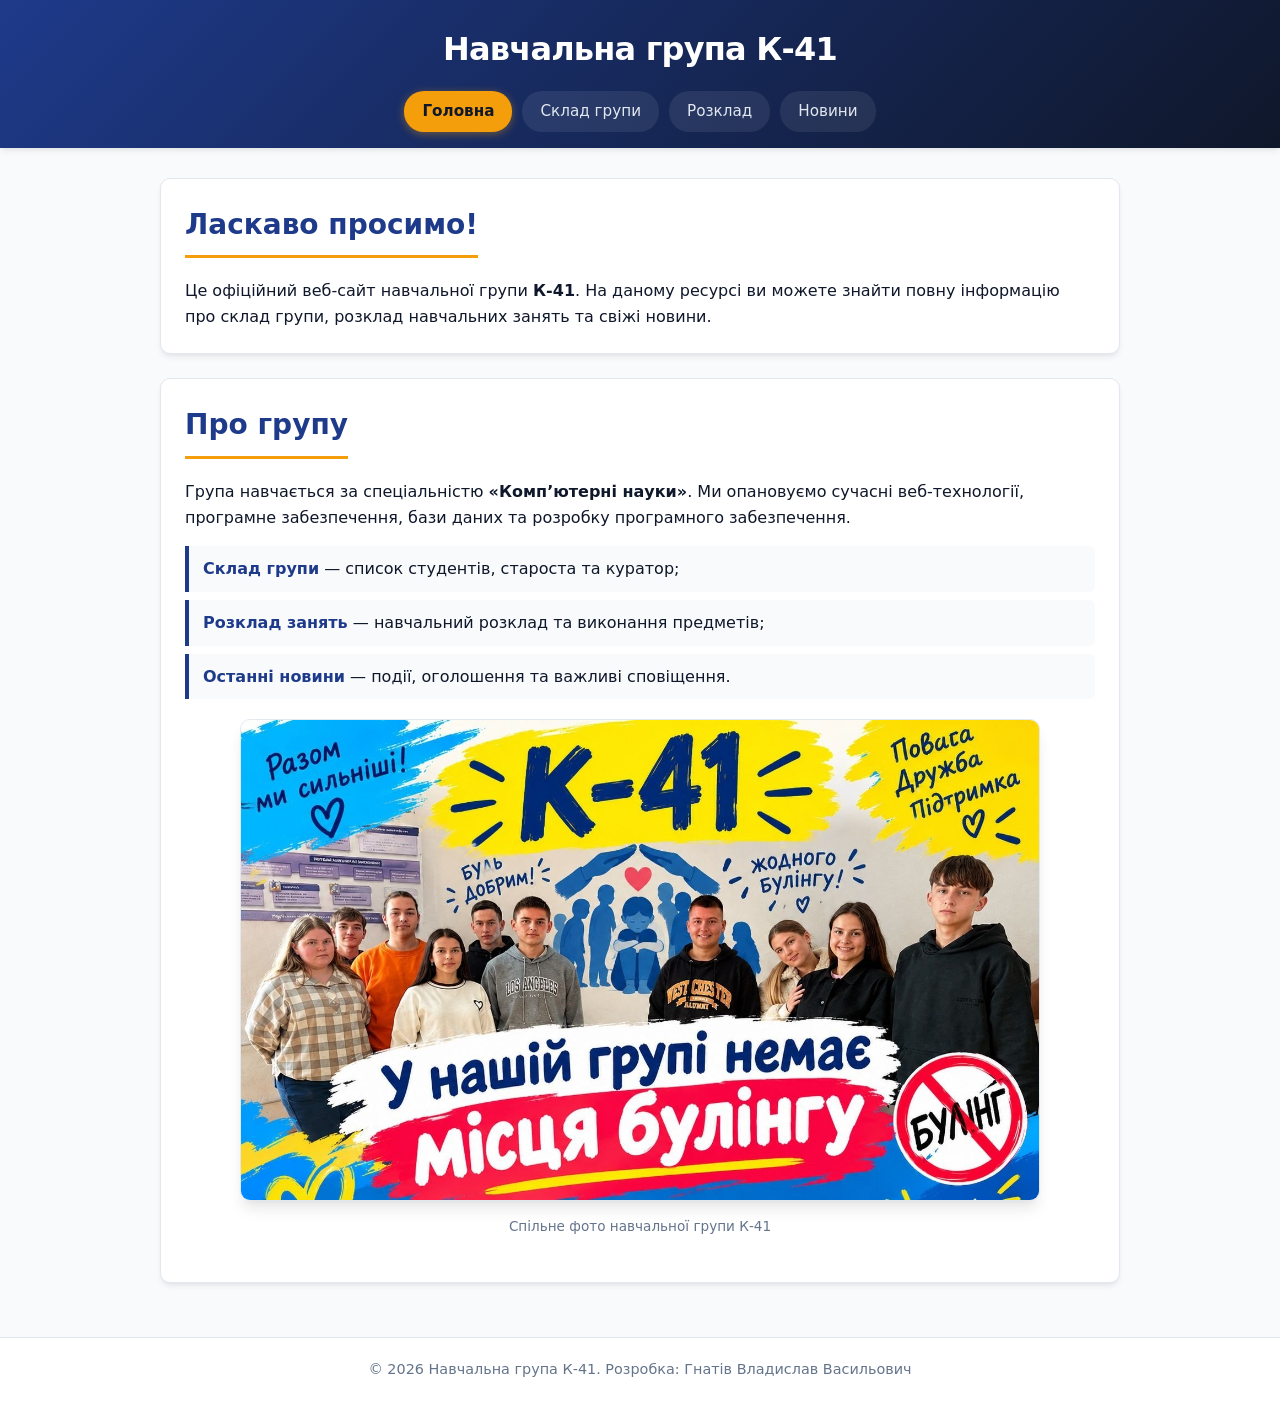
<file: site16_Гнатів_Владислав (2)/site16/index.html>
<!DOCTYPE html>
<html lang="uk">
<head>
  <meta charset="UTF-8">
  <meta name="viewport" content="width=device-width, initial-scale=1.0">
  <title>Головна — Навчальна група К-41</title>
  <meta name="description" content="Сайт навчальної групи К-41: склад групи, розклад занять та останні новини.">
  <meta name="author" content="Гнатів Владислав Васильович">
  <link rel="canonical" href="https://gnativvladislav597-wq.github.io/">
  <meta name="google-site-verification" content="ВСТАВТЕ_КОД_З_SEARCH_CONSOLE">
  
  <!-- Open Graph / Social Media -->
  <meta property="og:type" content="website">
  <meta property="og:title" content="Головна — Навчальна група К-41">
  <meta property="og:description" content="Сайт навчальної групи К-41: склад групи, розклад занять та останні новини.">
  <meta property="og:image" content="https://gnativvladislav597-wq.github.io/images/group.jpg">
  
  <!-- Favicons & Styles -->
  <link rel="icon" href="favicon.ico">
  <link rel="stylesheet" href="css/style.css">
</head>
<body>
  <header>
    <div class="header-container">
      <h1>Навчальна група К-41</h1>
      <nav aria-label="Головна навігація">
      <a href="index.html" class="active">Головна</a>
      <a href="group.html">Склад групи</a>
      <a href="schedule.html">Розклад</a>
      <a href="news.html">Новини</a>
      </nav>
    </div>
  </header>

  <main>
    <section class="intro-card">
      <h2 class="page-title">Ласкаво просимо!</h2>
      <p>Це офіційний веб-сайт навчальної групи <strong>К-41</strong>. На даному ресурсі ви можете знайти повну інформацію про склад групи, розклад навчальних занять та свіжі новини.</p>
    </section>

    <section class="content-card">
      <h2 class="page-title">Про групу</h2>
      <p>Група навчається за спеціальністю <strong>«Комп’ютерні науки»</strong>. Ми опановуємо сучасні веб-технології, програмне забезпечення, бази даних та розробку програмного забезпечення.</p>
      
      <ul class="feature-list">
        <li><a href="group.html">Склад групи</a> — список студентів, староста та куратор;</li>
        <li><a href="schedule.html">Розклад занять</a> — навчальний розклад та виконання предметів;</li>
        <li><a href="news.html">Останні новини</a> — події, оголошення та важливі сповіщення.</li>
      </ul>

      <div class="image-container">
        <img src="images/group.jpg" alt="Фото навчальної групи К-41" width="800" height="600" loading="lazy">
        <p class="caption">Спільне фото навчальної групи К-41</p>
      </div>
    </section>
  </main>

  <footer>
    <p>© 2026 Навчальна група К-41. Розробка: Гнатів Владислав Васильович</p>
  </footer>
</body>
</html>
</file>
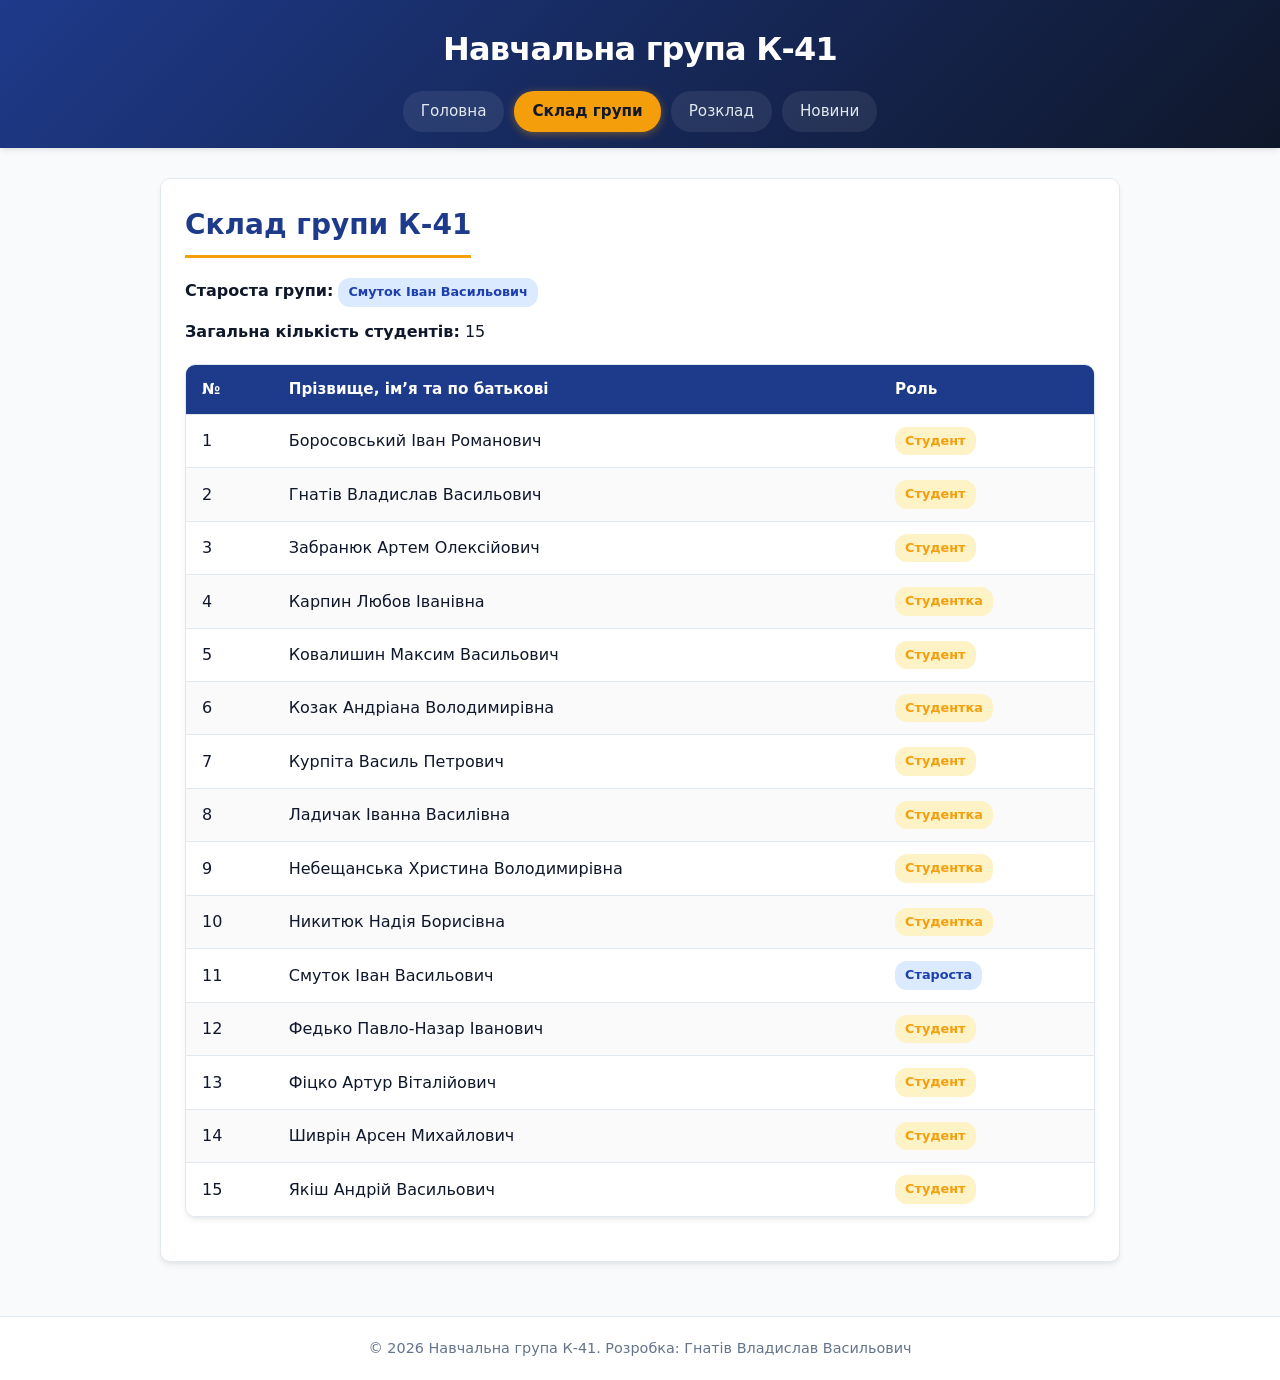
<file: site16_Гнатів_Владислав (2)/site16/group.html>
<!DOCTYPE html>
<html lang="uk">
<head>
  <meta charset="UTF-8">
  <meta name="viewport" content="width=device-width, initial-scale=1.0">
  <title>Склад групи — Навчальна група К-41</title>
  <meta name="description" content="Повний список студентів та керівництво навчальної групи К-41.">
  <meta name="author" content="Гнатів Владислав Васильович">
  <link rel="canonical" href="https://gnativvladislav597-wq.github.io/group.html">
  
  <!-- Open Graph / Social Media -->
  <meta property="og:type" content="website">
  <meta property="og:title" content="Склад групи — Навчальна група К-41">
  <meta property="og:description" content="Повний список студентів та керівництво навчальної групи К-41.">
  <meta property="og:image" content="https://gnativvladislav597-wq.github.io/images/group.jpg">
  
  <!-- Favicons & Styles -->
  <link rel="icon" href="favicon.ico">
  <link rel="stylesheet" href="css/style.css">
</head>
<body>
  <header>
    <div class="header-container">
      <h1>Навчальна група К-41</h1>
      <nav aria-label="Головна навігація">
      <a href="index.html">Головна</a>
      <a href="group.html" class="active">Склад групи</a>
      <a href="schedule.html">Розклад</a>
      <a href="news.html">Новини</a>
      </nav>
    </div>
  </header>

  <main>
    <section class="content-card">
      <h2 class="page-title">Склад групи К-41</h2>
      <p style="margin-bottom: 12px;"><strong>Староста групи:</strong> <span class="badge leader">Смуток Іван Васильович</span></p>
      <p style="margin-bottom: 20px;"><strong>Загальна кількість студентів:</strong> 15</p>

      <div class="table-wrap">
        <table>
          <thead>
            <tr>
              <th>№</th>
              <th>Прізвище, ім’я та по батькові</th>
              <th>Роль</th>
            </tr>
          </thead>
          <tbody>
            <tr><td>1</td><td>Боросовський Іван Романович</td><td><span class="badge">Студент</span></td></tr>
            <tr><td>2</td><td>Гнатів Владислав Васильович</td><td><span class="badge">Студент</span></td></tr>
            <tr><td>3</td><td>Забранюк Артем Олексійович</td><td><span class="badge">Студент</span></td></tr>
            <tr><td>4</td><td>Карпин Любов Іванівна</td><td><span class="badge">Студентка</span></td></tr>
            <tr><td>5</td><td>Ковалишин Максим Васильович</td><td><span class="badge">Студент</span></td></tr>
            <tr><td>6</td><td>Козак Андріана Володимирівна</td><td><span class="badge">Студентка</span></td></tr>
            <tr><td>7</td><td>Курпіта Василь Петрович</td><td><span class="badge">Студент</span></td></tr>
            <tr><td>8</td><td>Ладичак Іванна Василівна</td><td><span class="badge">Студентка</span></td></tr>
            <tr><td>9</td><td>Небещанська Христина Володимирівна</td><td><span class="badge">Студентка</span></td></tr>
            <tr><td>10</td><td>Никитюк Надія Борисівна</td><td><span class="badge">Студентка</span></td></tr>
            <tr><td>11</td><td>Смуток Іван Васильович</td><td><span class="badge leader">Староста</span></td></tr>
            <tr><td>12</td><td>Федько Павло-Назар Іванович</td><td><span class="badge">Студент</span></td></tr>
            <tr><td>13</td><td>Фіцко Артур Віталійович</td><td><span class="badge">Студент</span></td></tr>
            <tr><td>14</td><td>Шиврін Арсен Михайлович</td><td><span class="badge">Студент</span></td></tr>
            <tr><td>15</td><td>Якіш Андрій Васильович</td><td><span class="badge">Студент</span></td></tr>
          </tbody>
        </table>
      </div>
    </section>
  </main>

  <footer>
    <p>© 2026 Навчальна група К-41. Розробка: Гнатів Владислав Васильович</p>
  </footer>
</body>
</html>
</file>
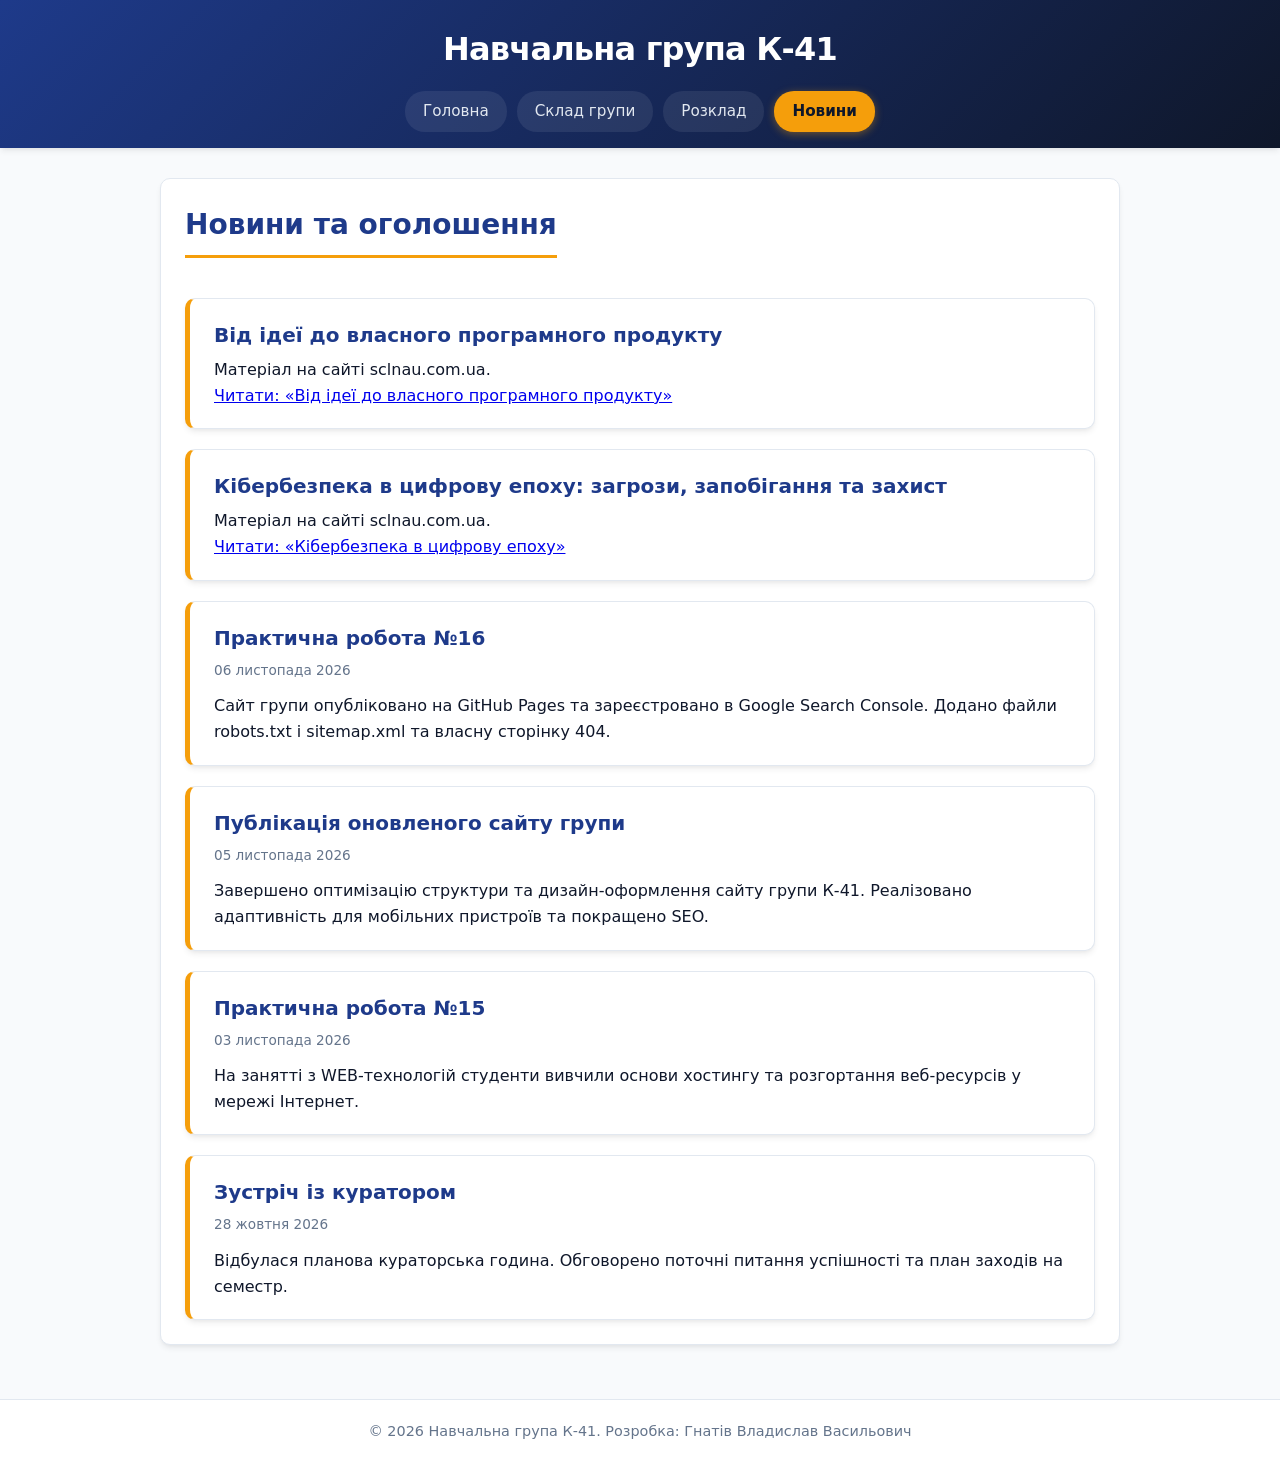
<file: site16_Гнатів_Владислав (2)/site16/news.html>
<!DOCTYPE html>
<html lang="uk">
<head>
  <meta charset="UTF-8">
  <meta name="viewport" content="width=device-width, initial-scale=1.0">
  <title>Новини — Навчальна група К-41</title>
  <meta name="description" content="Останні новини, події та оголошення навчальної групи К-41.">
  <meta name="author" content="Гнатів Владислав Васильович">
  <link rel="canonical" href="https://gnativvladislav597-wq.github.io/news.html">
  
  <!-- Open Graph / Social Media -->
  <meta property="og:type" content="website">
  <meta property="og:title" content="Новини — Навчальна група К-41">
  <meta property="og:description" content="Останні новини, події та оголошення навчальної групи К-41.">
  <meta property="og:image" content="https://gnativvladislav597-wq.github.io/images/group.jpg">
  
  <!-- Favicons & Styles -->
  <link rel="icon" href="favicon.ico">
  <link rel="stylesheet" href="css/style.css">
</head>
<body>
  <header>
    <div class="header-container">
      <h1>Навчальна група К-41</h1>
      <nav aria-label="Головна навігація">
      <a href="index.html">Головна</a>
      <a href="group.html">Склад групи</a>
      <a href="schedule.html">Розклад</a>
      <a href="news.html" class="active">Новини</a>
      </nav>
    </div>
  </header>

  <main>
    <section class="content-card">
      <h2 class="page-title">Новини та оголошення</h2>
      
      <div class="news-grid">
        <article class="news-card">
          <h3>Від ідеї до власного програмного продукту</h3>
          <p>Матеріал на сайті sclnau.com.ua.</p>
          <p><a href="https://sclnau.com.ua/vid-ideyi-do-vlasnoho-prohramnoho-produktu/" target="_blank" rel="noopener noreferrer">Читати: «Від ідеї до власного програмного продукту»</a></p>
        </article>

        <article class="news-card">
          <h3>Кібербезпека в цифрову епоху: загрози, запобігання та захист</h3>
          <p>Матеріал на сайті sclnau.com.ua.</p>
          <p><a href="https://sclnau.com.ua/kiberbezpeka-v-tsyfrovu-epokhu-zahrozy-zapobihannya-ta-zakhyst/" target="_blank" rel="noopener noreferrer">Читати: «Кібербезпека в цифрову епоху»</a></p>
        </article>

        <article class="news-card">
          <h3>Практична робота №16</h3>
          <time datetime="2026-11-06">06 листопада 2026</time>
          <p>Сайт групи опубліковано на GitHub Pages та зареєстровано в Google Search Console. Додано файли robots.txt і sitemap.xml та власну сторінку 404.</p>
        </article>

        <article class="news-card">
          <h3>Публікація оновленого сайту групи</h3>
          <time datetime="2026-11-05">05 листопада 2026</time>
          <p>Завершено оптимізацію структури та дизайн-оформлення сайту групи К-41. Реалізовано адаптивність для мобільних пристроїв та покращено SEO.</p>
        </article>

        <article class="news-card">
          <h3>Практична робота №15</h3>
          <time datetime="2026-11-03">03 листопада 2026</time>
          <p>На занятті з WEB-технологій студенти вивчили основи хостингу та розгортання веб-ресурсів у мережі Інтернет.</p>
        </article>

        <article class="news-card">
          <h3>Зустріч із куратором</h3>
          <time datetime="2026-10-28">28 жовтня 2026</time>
          <p>Відбулася планова кураторська година. Обговорено поточні питання успішності та план заходів на семестр.</p>
        </article>
      </div>
    </section>
  </main>

  <footer>
    <p>© 2026 Навчальна група К-41. Розробка: Гнатів Владислав Васильович</p>
  </footer>
</body>
</html>
</file>
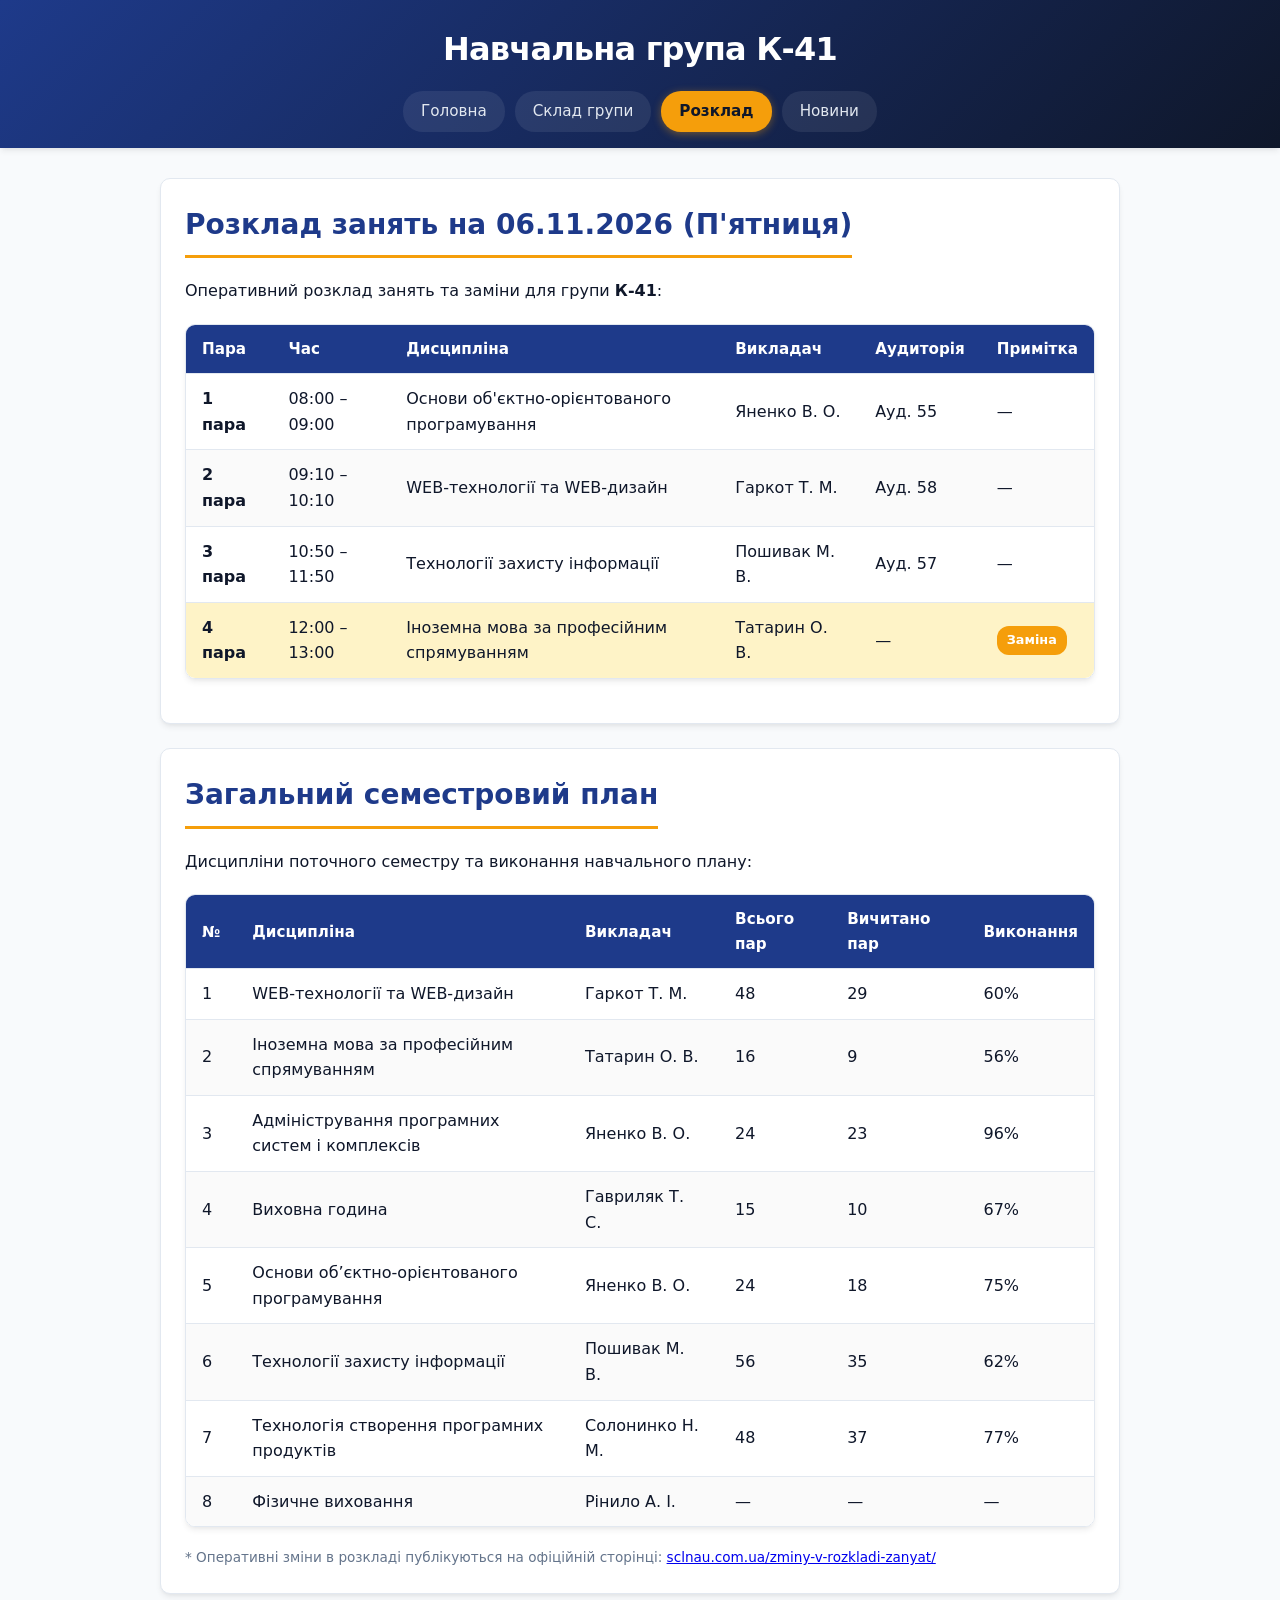
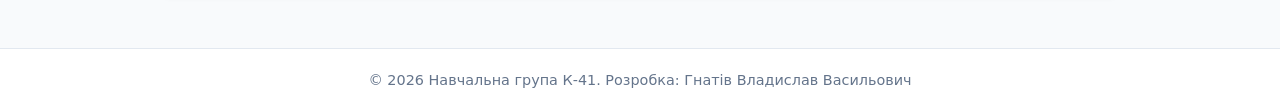
<file: site16_Гнатів_Владислав (2)/site16/schedule.html>
<!DOCTYPE html>
<html lang="uk">
<head>
  <meta charset="UTF-8">
  <meta name="viewport" content="width=device-width, initial-scale=1.0">
  <title>Розклад занять — Навчальна група К-41</title>
  <meta name="description" content="Розклад занять та оперативні зміни для групи К-41.">
  <meta name="author" content="Гнатів Владислав Васильович">
  <link rel="canonical" href="https://gnativvladislav597-wq.github.io/schedule.html">
  
  <!-- Open Graph / Social Media -->
  <meta property="og:type" content="website">
  <meta property="og:title" content="Розклад занять — Навчальна група К-41">
  <meta property="og:description" content="Розклад занять та оперативні зміни для групи К-41.">
  <meta property="og:image" content="https://gnativvladislav597-wq.github.io/images/group.jpg">
  
  <!-- Favicons & Styles -->
  <link rel="icon" href="favicon.ico">
  <link rel="stylesheet" href="css/style.css">
</head>
<body>
  <header>
    <div class="header-container">
      <h1>Навчальна група К-41</h1>
      <nav aria-label="Головна навігація">
      <a href="index.html">Головна</a>
      <a href="group.html">Склад групи</a>
      <a href="schedule.html" class="active">Розклад</a>
      <a href="news.html">Новини</a>
      </nav>
    </div>
  </header>

  <main>
    <section class="content-card">
      <h2 class="page-title">Розклад занять на 06.11.2026 (П'ятниця)</h2>
      <p style="margin-bottom: 16px;">Оперативний розклад занять та заміни для групи <strong>К-41</strong>:</p>
      
      <div class="table-wrap">
        <table>
          <thead>
            <tr>
              <th>Пара</th>
              <th>Час</th>
              <th>Дисципліна</th>
              <th>Викладач</th>
              <th>Аудиторія</th>
              <th>Примітка</th>
            </tr>
          </thead>
          <tbody>
            <tr>
              <td><strong>1 пара</strong></td>
              <td>08:00 – 09:00</td>
              <td>Основи об'єктно-орієнтованого програмування</td>
              <td>Яненко В. О.</td>
              <td>Ауд. 55</td>
              <td>—</td>
            </tr>
            <tr>
              <td><strong>2 пара</strong></td>
              <td>09:10 – 10:10</td>
              <td>WEB-технології та WEB-дизайн</td>
              <td>Гаркот Т. М.</td>
              <td>Ауд. 58</td>
              <td>—</td>
            </tr>
            <tr>
              <td><strong>3 пара</strong></td>
              <td>10:50 – 11:50</td>
              <td>Технології захисту інформації</td>
              <td>Пошивак М. В.</td>
              <td>Ауд. 57</td>
              <td>—</td>
            </tr>
            <tr style="background-color: var(--accent-light);">
              <td><strong>4 пара</strong></td>
              <td>12:00 – 13:00</td>
              <td>Іноземна мова за професійним спрямуванням</td>
              <td>Татарин О. В.</td>
              <td>—</td>
              <td><span class="badge" style="background:#f59e0b; color:#fff;">Заміна</span></td>
            </tr>
          </tbody>
        </table>
      </div>
    </section>

    <section class="content-card">
      <h2 class="page-title">Загальний семестровий план</h2>
      <p style="margin-bottom: 16px;">Дисципліни поточного семестру та виконання навчального плану:</p>
      
      <div class="table-wrap">
        <table>
          <thead>
            <tr>
              <th>№</th>
              <th>Дисципліна</th>
              <th>Викладач</th>
              <th>Всього пар</th>
              <th>Вичитано пар</th>
              <th>Виконання</th>
            </tr>
          </thead>
          <tbody>
            <tr><td>1</td><td>WEB-технології та WEB-дизайн</td><td>Гаркот Т. М.</td><td>48</td><td>29</td><td>60%</td></tr>
            <tr><td>2</td><td>Іноземна мова за професійним спрямуванням</td><td>Татарин О. В.</td><td>16</td><td>9</td><td>56%</td></tr>
            <tr><td>3</td><td>Адміністрування програмних систем і комплексів</td><td>Яненко В. О.</td><td>24</td><td>23</td><td>96%</td></tr>
            <tr><td>4</td><td>Виховна година</td><td>Гавриляк Т. С.</td><td>15</td><td>10</td><td>67%</td></tr>
            <tr><td>5</td><td>Основи об’єктно-орієнтованого програмування</td><td>Яненко В. О.</td><td>24</td><td>18</td><td>75%</td></tr>
            <tr><td>6</td><td>Технології захисту інформації</td><td>Пошивак М. В.</td><td>56</td><td>35</td><td>62%</td></tr>
            <tr><td>7</td><td>Технологія створення програмних продуктів</td><td>Солонинко Н. М.</td><td>48</td><td>37</td><td>77%</td></tr>
            <tr><td>8</td><td>Фізичне виховання</td><td>Рінило А. І.</td><td>—</td><td>—</td><td>—</td></tr>
          </tbody>
        </table>
      </div>
      
      <p style="margin-top: 16px; font-size: 0.85rem; color: var(--text-muted);">
        * Оперативні зміни в розкладі публікуються на офіційній сторінці: 
        <a href="https://sclnau.com.ua/zminy-v-rozkladi-zanyat/" target="_blank" rel="noopener noreferrer">sclnau.com.ua/zminy-v-rozkladi-zanyat/</a>
      </p>
    </section>
  </main>

  <footer>
    <p>© 2026 Навчальна група К-41. Розробка: Гнатів Владислав Васильович</p>
  </footer>
</body>
</html>
</file>
<file: site16_Гнатів_Владислав (2)/site16/css/style.css>
/* Сайт навчальної групи К-41 — Оптимізовані сучасні стилі */
:root {
  --primary: #1e3a8a;
  --primary-hover: #1d4ed8;
  --accent: #f59e0b;
  --accent-light: #fef3c7;
  --bg-body: #f8fafc;
  --bg-card: #ffffff;
  --text-main: #0f172a;
  --text-muted: #64748b;
  --border-color: #e2e8f0;
  --radius: 10px;
  --shadow: 0 4px 6px -1px rgba(0, 0, 0, 0.07), 0 2px 4px -2px rgba(0, 0, 0, 0.05);
  --shadow-lg: 0 10px 15px -3px rgba(0, 0, 0, 0.1), 0 4px 6px -4px rgba(0, 0, 0, 0.05);
}

@media (prefers-color-scheme: dark) {
  :root {
    --primary: #3b82f6;
    --primary-hover: #60a5fa;
    --accent: #fbbf24;
    --accent-light: #451a03;
    --bg-body: #0f172a;
    --bg-card: #1e293b;
    --text-main: #f8fafc;
    --text-muted: #94a3b8;
    --border-color: #334155;
    --shadow: 0 4px 6px -1px rgba(0, 0, 0, 0.3);
    --shadow-lg: 0 10px 15px -3px rgba(0, 0, 0, 0.4);
  }
}

* {
  box-sizing: border-box;
  margin: 0;
  padding: 0;
}

body {
  font-family: system-ui, -apple-system, BlinkMacSystemFont, "Segoe UI", Roboto, Oxygen, Ubuntu, Cantarell, sans-serif;
  line-height: 1.6;
  color: var(--text-main);
  background-color: var(--bg-body);
  display: flex;
  flex-direction: column;
  min-height: 100vh;
}

/* Header & Navigation */
header {
  background: linear-gradient(135deg, #1e3a8a 0%, #0f172a 100%);
  color: #ffffff;
  padding: 24px 16px 16px;
  box-shadow: var(--shadow);
}

.header-container {
  max-width: 1000px;
  margin: 0 auto;
  text-align: center;
}

header h1 {
  font-size: 2rem;
  font-weight: 700;
  letter-spacing: -0.025em;
  margin-bottom: 16px;
  color: #ffffff;
}

nav {
  display: flex;
  flex-wrap: wrap;
  justify-content: center;
  gap: 10px;
}

nav a {
  color: #e2e8f0;
  text-decoration: none;
  padding: 8px 18px;
  border-radius: 20px;
  font-weight: 500;
  font-size: 0.95rem;
  transition: all 0.2s ease-in-out;
  background-color: rgba(255, 255, 255, 0.08);
}

nav a:hover {
  background-color: rgba(255, 255, 255, 0.2);
  color: #ffffff;
  transform: translateY(-1px);
}

nav a.active {
  background-color: var(--accent);
  color: #0f172a;
  font-weight: 700;
  box-shadow: 0 2px 8px rgba(245, 158, 11, 0.4);
}

/* Main Content Area */
main {
  flex: 1;
  max-width: 1000px;
  width: 100%;
  margin: 30px auto;
  padding: 0 20px;
}

.page-title {
  font-size: 1.75rem;
  font-weight: 700;
  color: var(--primary);
  margin-bottom: 20px;
  padding-bottom: 8px;
  border-bottom: 3px solid var(--accent);
  display: inline-block;
}

.intro-card, .content-card {
  background: var(--bg-card);
  border-radius: var(--radius);
  padding: 24px;
  margin-bottom: 24px;
  box-shadow: var(--shadow);
  border: 1px solid var(--border-color);
}

/* Lists */
ul.feature-list {
  list-style: none;
  margin: 16px 0;
}

ul.feature-list li {
  padding: 10px 14px;
  margin-bottom: 8px;
  background-color: var(--bg-body);
  border-left: 4px solid var(--primary);
  border-radius: 0 6px 6px 0;
}

ul.feature-list a {
  color: var(--primary);
  text-decoration: none;
  font-weight: 600;
}

ul.feature-list a:hover {
  text-decoration: underline;
}

/* Images & Media */
.image-container {
  margin: 20px 0;
  text-align: center;
}

.image-container img {
  max-width: 100%;
  height: auto;
  border-radius: var(--radius);
  box-shadow: var(--shadow-lg);
  border: 1px solid var(--border-color);
}

.caption {
  font-size: 0.85rem;
  color: var(--text-muted);
  margin-top: 8px;
}

/* Tables */
.table-wrap {
  overflow-x: auto;
  margin: 20px 0;
  border-radius: var(--radius);
  box-shadow: var(--shadow);
  border: 1px solid var(--border-color);
}

table {
  width: 100%;
  border-collapse: collapse;
  background: var(--bg-card);
  text-align: left;
}

th, td {
  padding: 12px 16px;
  border-bottom: 1px solid var(--border-color);
}

th {
  background-color: var(--primary);
  color: #ffffff;
  font-weight: 600;
  font-size: 0.95rem;
}

tr:last-child td {
  border-bottom: none;
}

tr:nth-child(even) {
  background-color: rgba(0, 0, 0, 0.02);
}

tr:hover td {
  background-color: rgba(59, 130, 246, 0.05);
}

.badge {
  display: inline-block;
  padding: 4px 10px;
  border-radius: 12px;
  font-size: 0.8rem;
  font-weight: 600;
  background-color: var(--accent-light);
  color: var(--accent);
}

.badge.leader {
  background-color: #dbeafe;
  color: #1e40af;
}

/* News Articles */
.news-grid {
  display: grid;
  gap: 20px;
  margin-top: 20px;
}

.news-card {
  background: var(--bg-card);
  border-radius: var(--radius);
  padding: 20px 24px;
  box-shadow: var(--shadow);
  border: 1px solid var(--border-color);
  border-left: 5px solid var(--accent);
  transition: transform 0.2s ease, box-shadow 0.2s ease;
}

.news-card:hover {
  transform: translateY(-2px);
  box-shadow: var(--shadow-lg);
}

.news-card h3 {
  font-size: 1.25rem;
  color: var(--primary);
  margin-bottom: 6px;
}

.news-card time {
  display: block;
  font-size: 0.85rem;
  color: var(--text-muted);
  margin-bottom: 12px;
  font-weight: 500;
}

/* 404 Page */
.error-page {
  text-align: center;
  padding: 60px 20px;
}

.error-code {
  font-size: 5rem;
  font-weight: 900;
  color: var(--primary);
  line-height: 1;
  margin-bottom: 10px;
}

.btn-primary {
  display: inline-block;
  margin-top: 20px;
  padding: 10px 24px;
  background-color: var(--primary);
  color: #ffffff;
  text-decoration: none;
  border-radius: 20px;
  font-weight: 600;
  transition: background-color 0.2s ease;
}

.btn-primary:hover {
  background-color: var(--primary-hover);
}

/* Footer */
footer {
  text-align: center;
  padding: 20px;
  background: var(--bg-card);
  border-top: 1px solid var(--border-color);
  color: var(--text-muted);
  font-size: 0.9rem;
  margin-top: auto;
}

/* Responsive Design */
@media (max-width: 640px) {
  header h1 {
    font-size: 1.5rem;
  }
  
  nav {
    flex-direction: column;
    align-items: stretch;
  }
  
  nav a {
    text-align: center;
  }
  
  main {
    padding: 0 12px;
    margin: 16px auto;
  }
  
  th, td {
    padding: 8px 10px;
    font-size: 0.88rem;
  }
}
</file>
